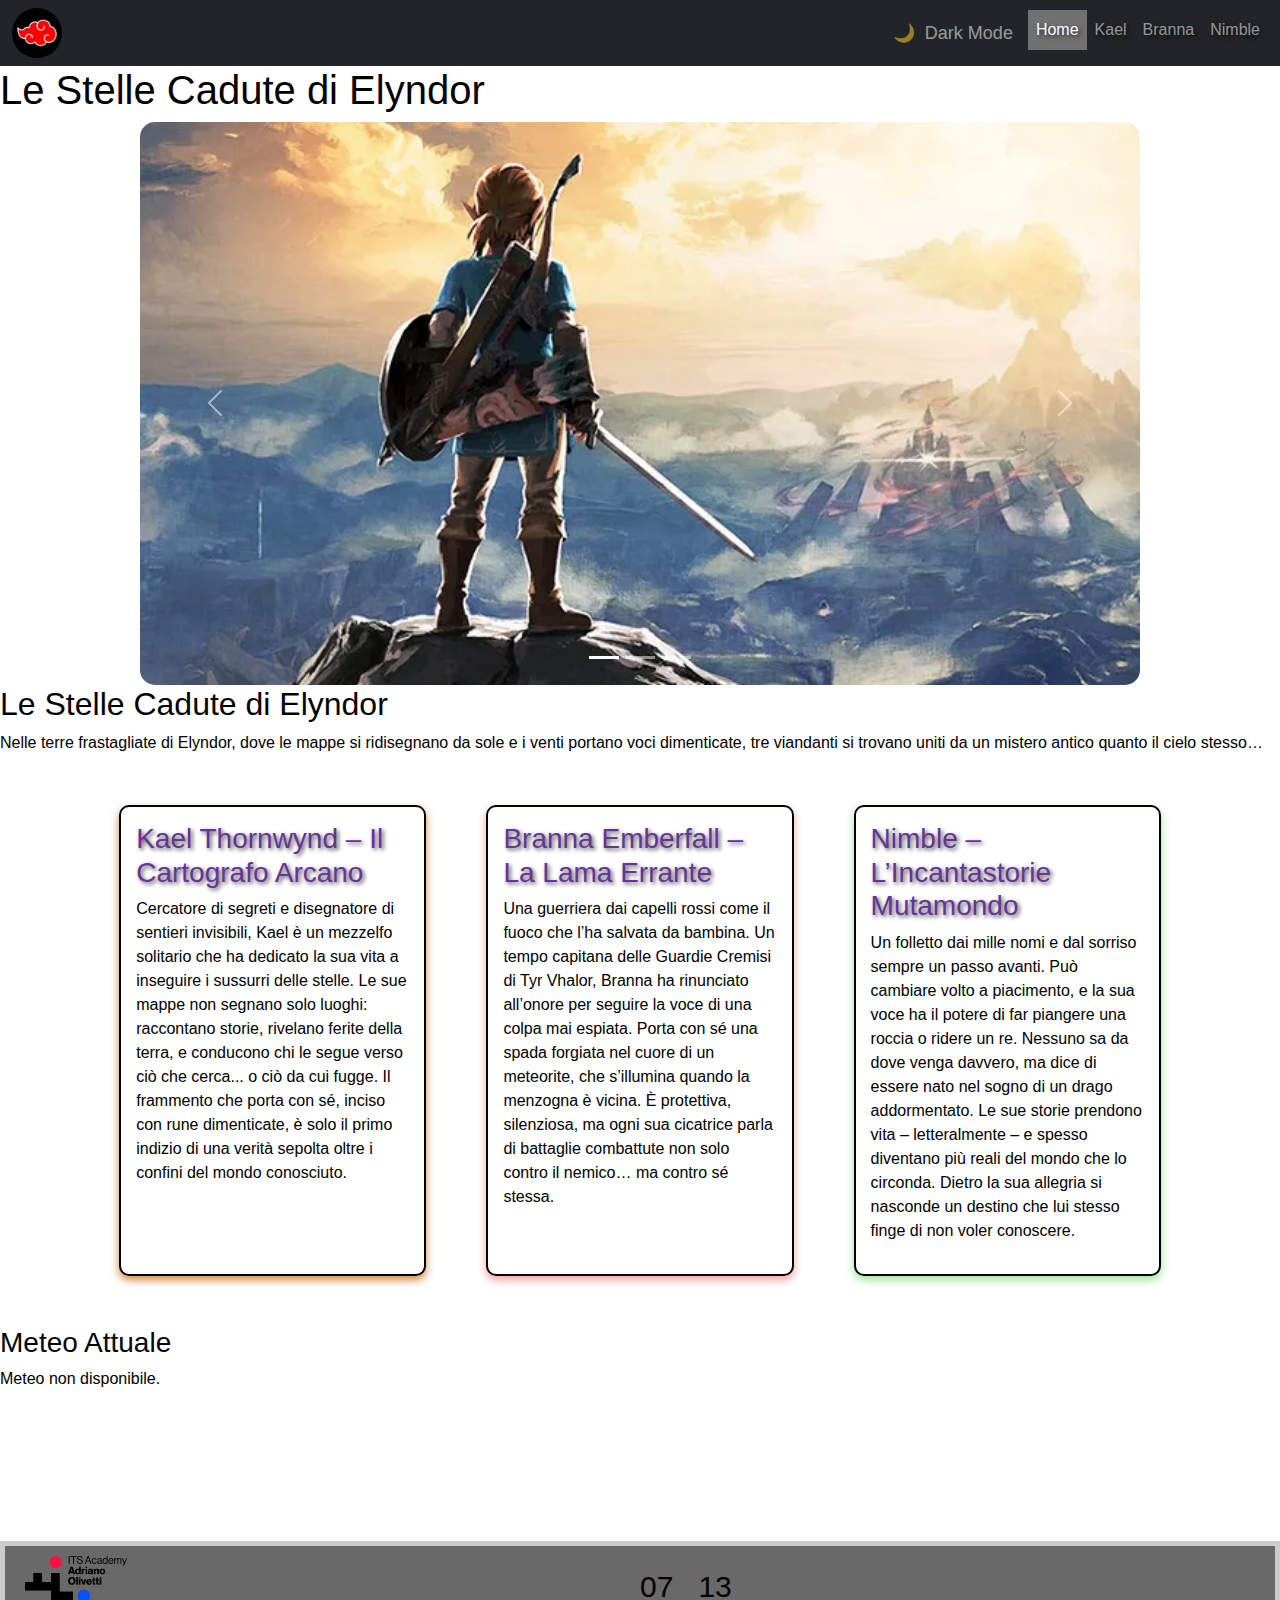
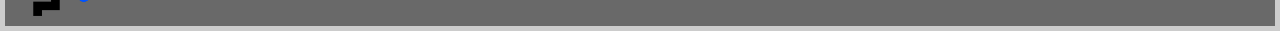
<file: index.html>
<!DOCTYPE html>
<html lang="en">
<head>
    <meta charset="UTF-8">
    <title>Project Work primo anno</title>
    <!-- Bootstrap CSS -->
    <link href="https://cdn.jsdelivr.net/npm/bootstrap@5.3.3/dist/css/bootstrap.min.css" rel="stylesheet">
    <link media="screen" rel="stylesheet" href="style.css">
    <link media="screen" rel="stylesheet" href="member-alice.css">
    <link media="screen" rel="stylesheet" href="member-bob.css">
</head>
<body>

    <header>
        <nav class="navbar navbar-expand-lg navbar-dark bg-dark">
            <div class="container-fluid">
                <img src="Aka.jpeg" style="width: 50px;height: 50px; border-radius: 50%;">

                <!-- Bottone toggle per mobile -->
                <button class="navbar-toggler" type="button" data-bs-toggle="collapse" data-bs-target="#navbarMenu">
                    <span class="navbar-toggler-icon"></span>
                </button>

                <!-- Menu navigazione -->
                <div class="collapse navbar-collapse" id="navbarMenu">
                    <ul class="navbar-nav ms-auto">
                        <li class="nav-item">
                            <button class="dark-mode-toggle" onclick="toggleDarkMode()">
                                <span id="mode-icon">🌙</span>
                                <span id="mode-text">Dark Mode</span>
                            </button>
                        </li>
                        <li class="nav-item">
                            <a class="nav-link active" href="index.html">Home</a>
                        </li>
                        <li class="nav-item">
                            <a class="nav-link" href="KaelThornwynd.html">Kael</a>
                        </li>
                        <li class="nav-item">
                            <a class="nav-link" href="Branna%20Emberfall.html">Branna</a>
                        </li>
                        <li class="nav-item">
                            <a class="nav-link" href="Nimble.html">Nimble</a>
                        </li>
                    </ul>
                </div>
            </div>
        </nav>

        <div class="titolo-progetto">
            <h1>Le Stelle Cadute di Elyndor</h1>
        </div>

    </header>
    <div id="carouselExample" class="carousel slide" data-bs-ride="carousel">
        <div class="carousel-inner">
            <div class="carousel-item active">
                <img src="guerriero.jpeg" class="d-block w-100" alt="Immagine 1">
            </div>
            <div class="carousel-item">
                <img src="img2.jpg" class="d-block w-100" alt="Immagine 2">
            </div>
            <div class="carousel-item">
                <img src="img3.jpeg" class="d-block w-100" alt="Immagine 3">
            </div>
        </div>

        <!-- Pulsanti freccia -->
        <button class="carousel-control-prev" type="button" data-bs-target="#carouselExample" data-bs-slide="prev">
            <span class="carousel-control-prev-icon"></span>
        </button>
        <button class="carousel-control-next" type="button" data-bs-target="#carouselExample" data-bs-slide="next">
            <span class="carousel-control-next-icon"></span>
        </button>

        <!-- Indicatori (pallini sotto) -->
        <div class="carousel-indicators">
            <button type="button" data-bs-target="#carouselExample" data-bs-slide-to="0" class="active"></button>
            <button type="button" data-bs-target="#carouselExample" data-bs-slide-to="1"></button>
            <button type="button" data-bs-target="#carouselExample" data-bs-slide-to="2"></button>
        </div>
    </div>


    <h2>Le Stelle Cadute di Elyndor</h2>
    <p class="introduzione">
        Nelle terre frastagliate di Elyndor, dove le mappe si ridisegnano da sole e i venti portano voci dimenticate,
        tre viandanti si trovano uniti da un mistero antico quanto il cielo stesso…
    </p>

    <section class = "Personaggi">
        <div class="Pg1">
        <a href="KaelThornwynd.html"><h3>Kael Thornwynd – Il Cartografo Arcano</h3></a>
        <p>
            Cercatore di segreti e disegnatore di sentieri invisibili, Kael è un mezzelfo solitario che ha dedicato la sua vita a inseguire i sussurri delle stelle. Le sue mappe non segnano solo luoghi:
            raccontano storie, rivelano ferite della terra, e conducono chi le segue verso ciò che cerca... o ciò da cui fugge.
            Il frammento che porta con sé, inciso con rune dimenticate, è solo il primo indizio di una verità sepolta oltre i confini del mondo conosciuto.
        </p>
        </div>
        <div class="Pg2">
        <a href="Branna%20Emberfall.html"><h3>Branna Emberfall – La Lama Errante</h3></a>
        <p>
            Una guerriera dai capelli rossi come il fuoco che l’ha salvata da bambina.
            Un tempo capitana delle Guardie Cremisi di Tyr Vhalor, Branna ha rinunciato all’onore per seguire la voce di una colpa mai espiata.
            Porta con sé una spada forgiata nel cuore di un meteorite, che s’illumina quando la menzogna è vicina.
            È protettiva, silenziosa, ma ogni sua cicatrice parla di battaglie combattute non solo contro il nemico… ma contro sé stessa.
        </p>
        </div>
        <div class="Pg3">
            <a href="Nimble.html"><h3>Nimble – L’Incantastorie Mutamondo</h3></a>
            <p>
                Un folletto dai mille nomi e dal sorriso sempre un passo avanti.
                Può cambiare volto a piacimento, e la sua voce ha il potere di far piangere una roccia o ridere un re.
                Nessuno sa da dove venga davvero, ma dice di essere nato nel sogno di un drago addormentato. Le sue storie prendono vita – letteralmente – e spesso diventano più reali del mondo che lo circonda.
                Dietro la sua allegria si nasconde un destino che lui stesso finge di non voler conoscere.
            </p>
        </div>
    </section>

    <div class="weather-container">
        <!-- <div id="weather" style="margin-top: 50px; text-align: right;"></div> -->
        <div id="weather">
            <h3>Meteo Attuale</h3>
            <p id="weather-description"></p>
            <p id="temperature"></p>
        </div>
    </div>


</body>
<footer>
    <div class="screen-mode">
        <img src="ITS_academy.png"/>
        <div id="clock">
            <span id="hours"></span>
            <span id="dots">:</span>
            <span id="minutes"></span>
        </div>
    </div>
</footer>

<!-- Bootstrap JS (include anche Popper) -->
<script src="https://cdn.jsdelivr.net/npm/bootstrap@5.3.3/dist/js/bootstrap.bundle.min.js"></script>
<script src="slide.js"></script>
</html>
</file>
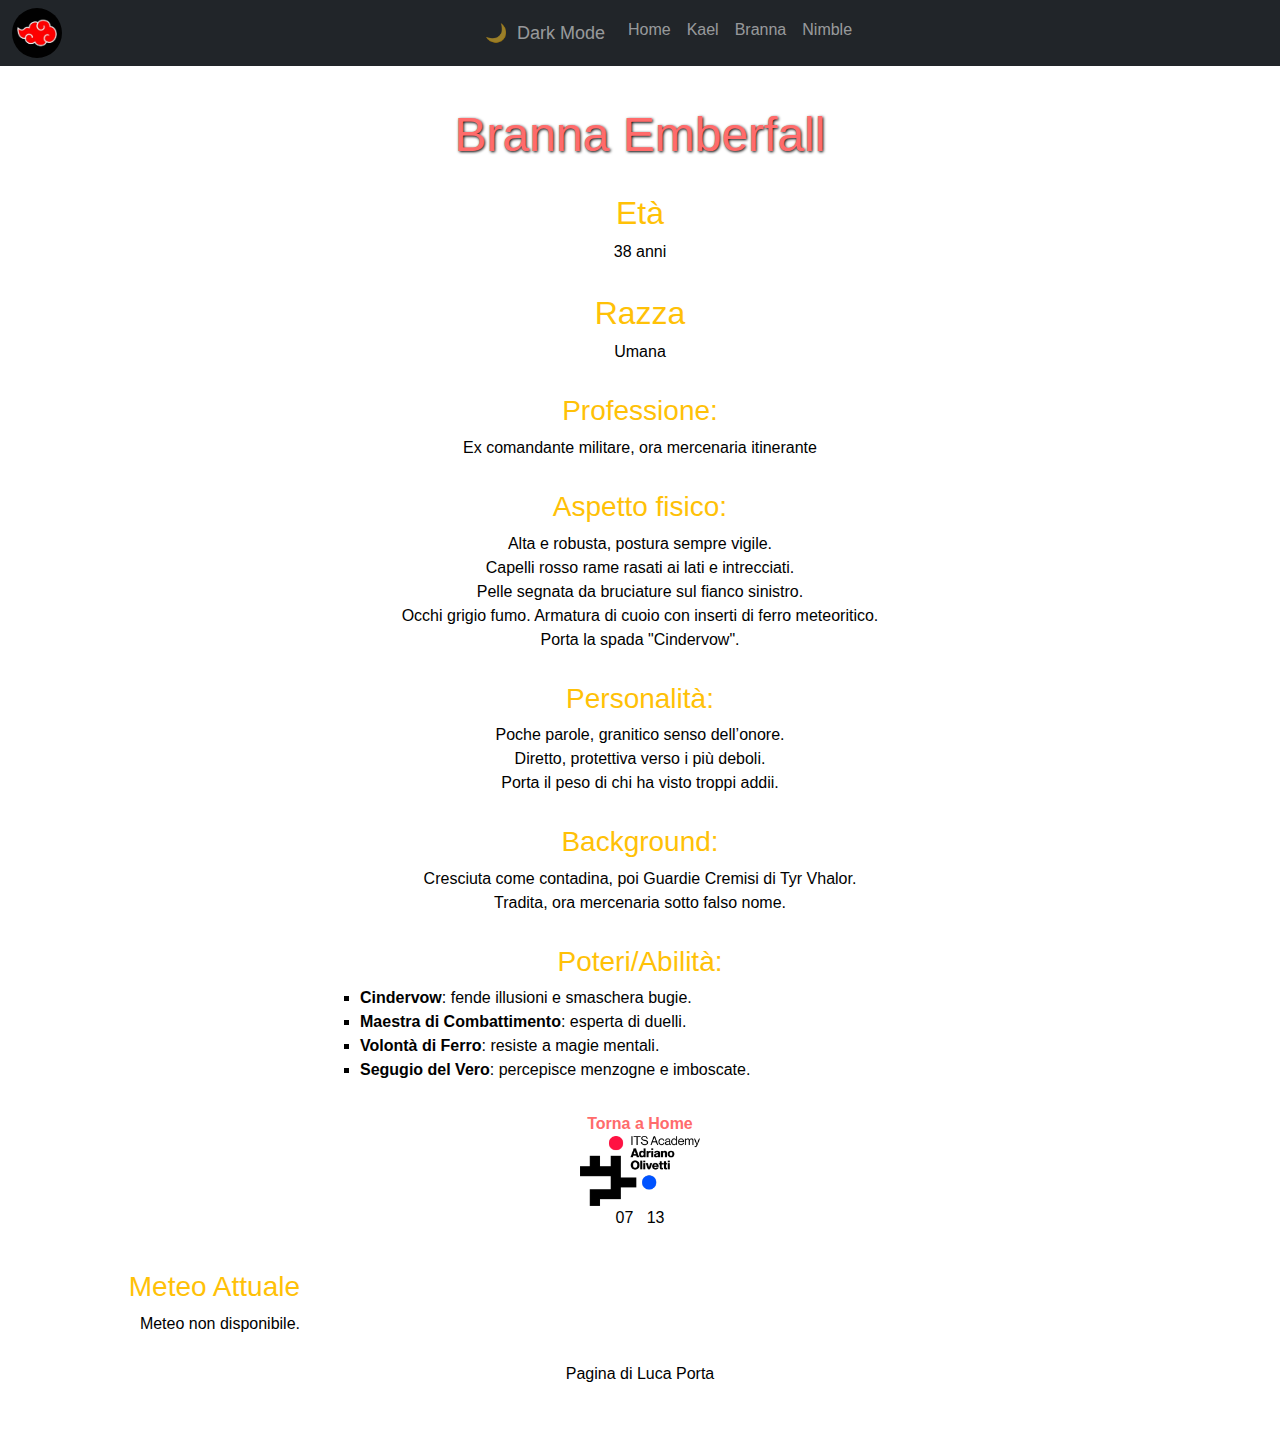
<file: Branna Emberfall.html>
﻿<!DOCTYPE html>
<html lang="it">
<head>
    <meta charset="UTF-8">
    <meta name="viewport" content="width=device-width, initial-scale=1.0">
    <title>Branna Emberfall</title>
    <link href="https://cdn.jsdelivr.net/npm/bootstrap@5.3.2/dist/css/bootstrap.min.css" rel="stylesheet">
    <link rel="stylesheet" href="branna.css">
</head>
<body>
    <header>
        <nav class="navbar navbar-expand-lg navbar-dark bg-dark">
            <div class="container-fluid">
                <img src="Aka.jpeg" alt="Logo" style="width: 50px; height: 50px; border-radius: 50%;">
                <button class="navbar-toggler" type="button" data-bs-toggle="collapse" data-bs-target="#navbarMenu">
                    <span class="navbar-toggler-icon"></span>
                </button>
                <div class="collapse navbar-collapse" id="navbarMenu">
                    <ul class="navbar-nav ms-auto">
                        <li class="nav-item">
                            <button class="dark-mode-toggle" onclick="toggleDarkMode()">
                                <span id="mode-icon">🌙</span>
                                <span id="mode-text">Dark Mode</span>
                            </button>
                        </li>
                        <li class="nav-item"><a class="nav-link" href="index.html">Home</a></li>
                        <li class="nav-item"><a class="nav-link" href="KaelThornwynd.html">Kael</a></li>
                        <li class="nav-item"><a class="nav-link" href="BrannaEmberfall.html">Branna</a></li>
                        <li class="nav-item"><a class="nav-link" href="Nimble.html">Nimble</a></li>
                    </ul>
                </div>
            </div>
        </nav>
    </header>

    <main class="content">
        <h1>Branna Emberfall</h1>
    </div>
        <h2>Età</h2>
        <p>38 anni</p>

        <h2>Razza</h2>
        <p>Umana</p>

        <h3>Professione:</h3>
        <p>Ex comandante militare, ora mercenaria itinerante</p>

        <h3>Aspetto fisico:</h3>
        <p>
            Alta e robusta, postura sempre vigile. <br>
            Capelli rosso rame rasati ai lati e intrecciati. <br>
            Pelle segnata da bruciature sul fianco sinistro. <br>
            Occhi grigio fumo. Armatura di cuoio con inserti di ferro meteoritico. <br>
            Porta la spada "Cindervow".
        </p>

        <h3>Personalità:</h3>
        <p>
            Poche parole, granitico senso dell’onore. <br>
            Diretto, protettiva verso i più deboli. <br>
            Porta il peso di chi ha visto troppi addii.
        </p>

        <h3>Background:</h3>
        <p>
            Cresciuta come contadina, poi Guardie Cremisi di Tyr Vhalor. <br>
            Tradita, ora mercenaria sotto falso nome.
        </p>

        <h3>Poteri/Abilità:</h3>
        <ul>
            <li><strong>Cindervow</strong>: fende illusioni e smaschera bugie.</li>
            <li><strong>Maestra di Combattimento</strong>: esperta di duelli.</li>
            <li><strong>Volontà di Ferro</strong>: resiste a magie mentali.</li>
            <li><strong>Segugio del Vero</strong>: percepisce menzogne e imboscate.</li>
        </ul>

        <a href="index.html" class="btn-back">Torna a Home</a>

        
        
    <footer class="screen-mode">
        <div class="info-container">
            <img src="ITS_academy.png" style="width: 120px;height: 70px;"/>
            <div id="clock">
                <span id="hours"></span>
                <span id="dots">:</span>
                <span id="minutes"></span>
            </div>
            <div class="weather-container">
                <!-- <div id="weather" style="margin-top: 50px; text-align: right;"></div> -->
                <div id="weather">
                    <h3>Meteo Attuale</h3>
                    <p id="weather-description"></p>
                    <p id="temperature"></p>
                </div>
            </div>
        <p>Pagina di Luca Porta</p>
    </footer>
</body>
<script src="https://cdn.jsdelivr.net/npm/bootstrap@5.3.2/dist/js/bootstrap.bundle.min.js"></script>
<script src="branna.js" defer></script>
</html>
</file>
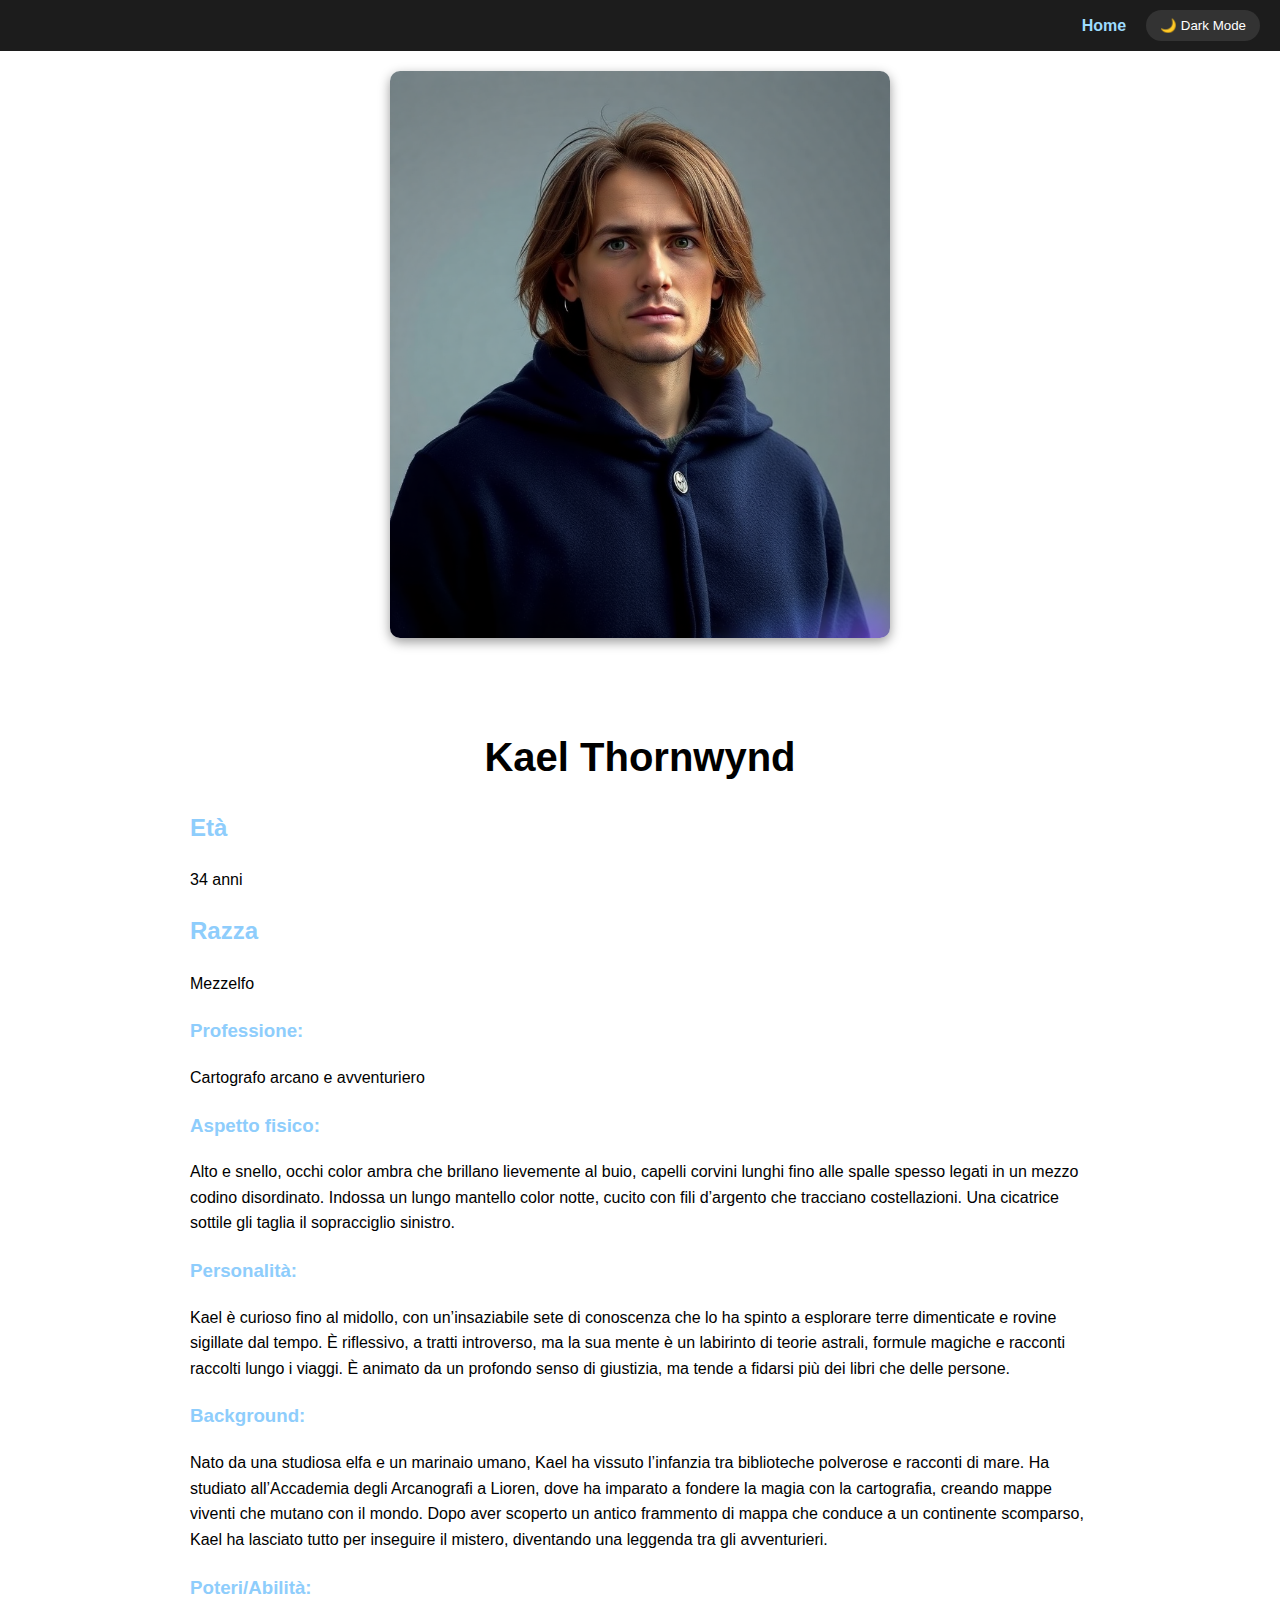
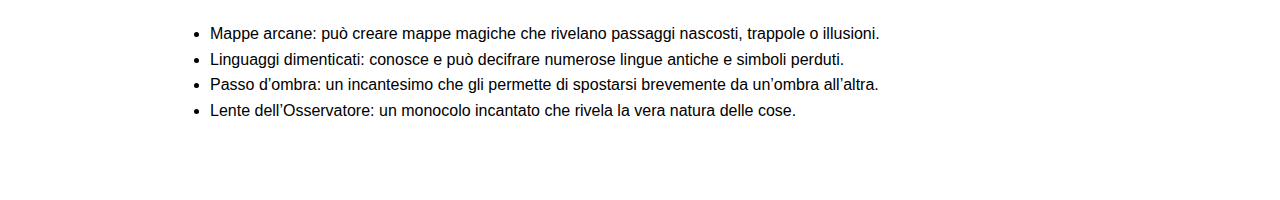
<file: KaelThornwynd.html>
<html lang="en">
<head>
    <meta charset="utf-8" />
    <link media="screen" rel="stylesheet" href="kael.css">
    <title>Kael Thornwynd</title>
</head>
<body>
    <div class="top-bar">
        <a class="home-link" href="index.html">Home</a>
        <button class="dark-mode-toggle" onclick="toggleDarkMode()">
            <span id="mode-icon">🌙</span>
            <span id="mode-text">Dark Mode</span>
        </button>
    </div>

    <div class="image-container">

        <img src="kael.jpeg" alt="Kael" class="character-image">


    </div>

    <div class="character-box">
        <h1>Kael Thornwynd</h1>
        <h2>Età</h2><p>34 anni</p>
        <h2>Razza</h2><p>Mezzelfo</p>

        <h3>Professione:</h3>
        <p>Cartografo arcano e avventuriero</p>

        <h3>Aspetto fisico:</h3>
        <p>
            Alto e snello, occhi color ambra che brillano lievemente al buio, capelli corvini lunghi fino alle spalle spesso legati in un mezzo codino disordinato.
            Indossa un lungo mantello color notte, cucito con fili d’argento che tracciano costellazioni. Una cicatrice sottile gli taglia il sopracciglio sinistro.
        </p>

        <h3>Personalità:</h3>
        <p>
            Kael è curioso fino al midollo, con un’insaziabile sete di conoscenza che lo ha spinto a esplorare terre dimenticate e rovine sigillate dal tempo.
            È riflessivo, a tratti introverso, ma la sua mente è un labirinto di teorie astrali, formule magiche e racconti raccolti lungo i viaggi.
            È animato da un profondo senso di giustizia, ma tende a fidarsi più dei libri che delle persone.
        </p>

        <h3>Background:</h3>
        <p>
            Nato da una studiosa elfa e un marinaio umano, Kael ha vissuto l’infanzia tra biblioteche polverose e racconti di mare.
            Ha studiato all’Accademia degli Arcanografi a Lioren, dove ha imparato a fondere la magia con la cartografia, creando mappe viventi che mutano con il mondo.
            Dopo aver scoperto un antico frammento di mappa che conduce a un continente scomparso, Kael ha lasciato tutto per inseguire il mistero, diventando una leggenda tra gli avventurieri.
        </p>

        <h3>Poteri/Abilità:</h3>
        <ul>
            <li>Mappe arcane: può creare mappe magiche che rivelano passaggi nascosti, trappole o illusioni.</li>
            <li>Linguaggi dimenticati: conosce e può decifrare numerose lingue antiche e simboli perduti.</li>
            <li>Passo d’ombra: un incantesimo che gli permette di spostarsi brevemente da un’ombra all’altra.</li>
            <li>Lente dell’Osservatore: un monocolo incantato che rivela la vera natura delle cose.</li>
</div>

    <script src="https://cdn.jsdelivr.net/npm/bootstrap@5.3.3/dist/js/bootstrap.bundle.min.js"></script>
    <script src="KaelThornwynd.js"></script>
</body>
</html>
</file>
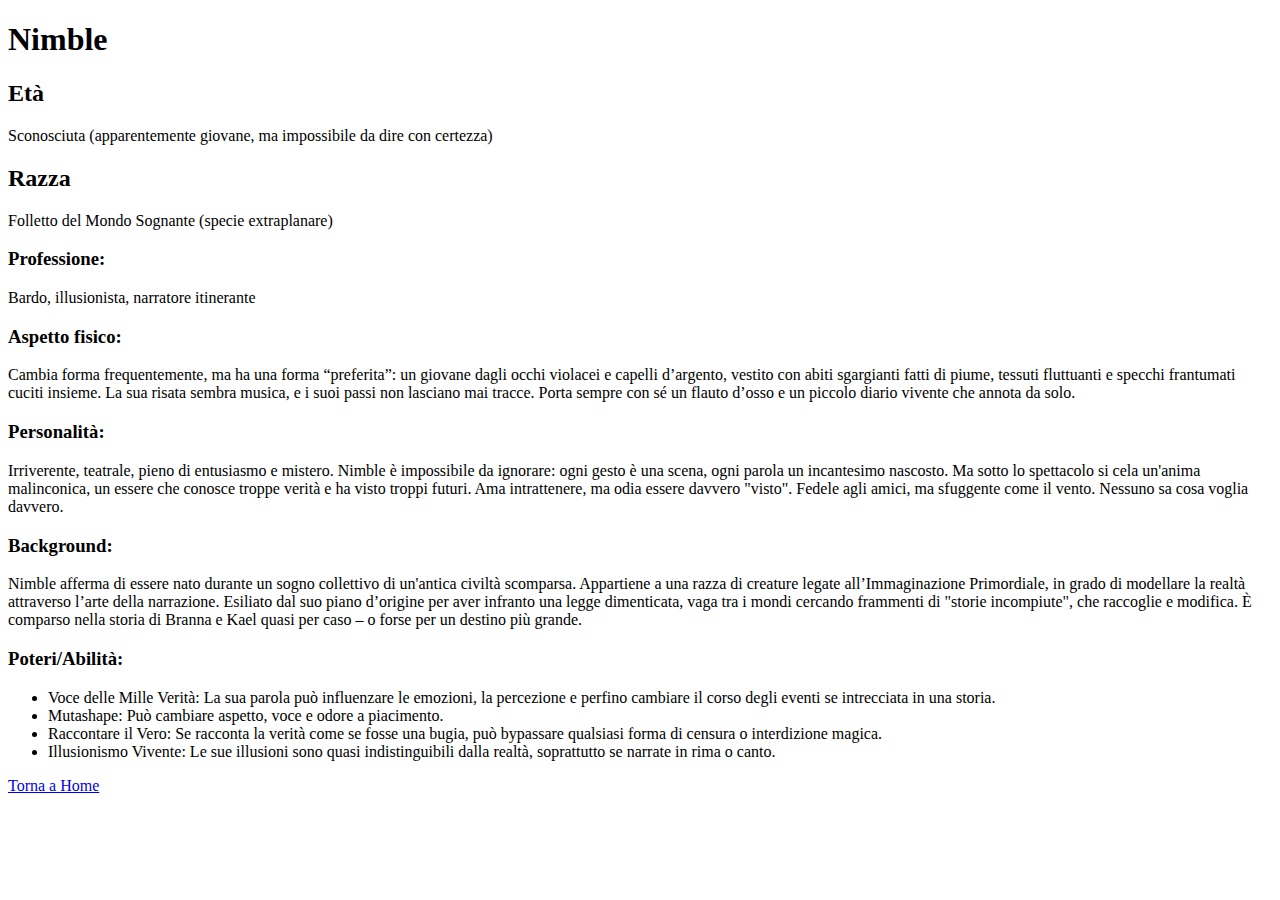
<file: Nimble.html>
﻿<!DOCTYPE html>

<html lang="en" xmlns="http://www.w3.org/1999/xhtml">
<head>
    <meta charset="utf-8" />
    <title></title>
</head>
<body>
    <h1>Nimble</h1>
    <h2 class="Eta">Età</h2><p>Sconosciuta (apparentemente giovane, ma impossibile da dire con certezza)</p>
    <h2 class="Razza">Razza</h2><p>Folletto del Mondo Sognante (specie extraplanare)</p>
    <p> </p>
    <h3>Professione:</h3>
    <p>Bardo, illusionista, narratore itinerante</p>
    <h3>Aspetto fisico:</h3>
    <p>
        Cambia forma frequentemente, ma ha una forma “preferita”: 
        un giovane dagli occhi violacei e capelli d’argento, vestito con abiti sgargianti fatti di piume, tessuti fluttuanti e specchi frantumati cuciti insieme. 
        La sua risata sembra musica, e i suoi passi non lasciano mai tracce. 
        Porta sempre con sé un flauto d’osso e un piccolo diario vivente che annota da solo.
    </p>
    <h3>Personalità:</h3>
    <p>
        Irriverente, teatrale, pieno di entusiasmo e mistero. 
        Nimble è impossibile da ignorare: ogni gesto è una scena, ogni parola un incantesimo nascosto. 
        Ma sotto lo spettacolo si cela un'anima malinconica, un essere che conosce troppe verità e ha visto troppi futuri. 
        Ama intrattenere, ma odia essere davvero "visto". 
        Fedele agli amici, ma sfuggente come il vento. Nessuno sa cosa voglia davvero.
    </p>
    <h3>Background:</h3>
    <p>
        Nimble afferma di essere nato durante un sogno collettivo di un'antica civiltà scomparsa. 
        Appartiene a una razza di creature legate all’Immaginazione Primordiale, in grado di modellare la realtà attraverso l’arte della narrazione. 
        Esiliato dal suo piano d’origine per aver infranto una legge dimenticata, vaga tra i mondi cercando frammenti di "storie incompiute", che raccoglie e modifica. 
        È comparso nella storia di Branna e Kael quasi per caso – o forse per un destino più grande.
    </p>
    <h3>Poteri/Abilità:</h3>
    <ul>
        <li>Voce delle Mille Verità: La sua parola può influenzare le emozioni, 
        la percezione e perfino cambiare il corso degli eventi se intrecciata in una storia.</li>
        <li>Mutashape: Può cambiare aspetto, voce e odore a piacimento.</li>
        <li>Raccontare il Vero: Se racconta la verità come se fosse una bugia, può bypassare qualsiasi forma di censura o interdizione magica.</li>
        <li>Illusionismo Vivente: Le sue illusioni sono quasi indistinguibili dalla realtà, soprattutto se narrate in rima o canto.</li>
    </ul>
    <a href="index.html">Torna a Home</a>
</body>
</html>
</file>
<file: style.css>
* {
    box-sizing: border-box
}


.carousel {
    max-width: 1000px;
    position: relative;
    margin: auto;

}
.carousel-inner {
    border-radius: 15px;
}



#clock {
    position: absolute;
    left: 50%;
    font-size: 3em;
    font-weight: 400;
    background-color: transparent;
    transition: color 0.4s, background-color 0.4s;
    text-align: center;
}

.numbertext {
    color: #f2f2f2;
    font-size: 12px;
    padding: 8px 12px;
    position: absolute;
    top: 0;
}


.dot {
    cursor: pointer;
    height: 15px;
    width: 15px;
    margin: 0 2px;

    border-radius: 50%;
    display: inline-block;
    transition: background-color 0.6s ease;
}

.active, .dot:hover {
    background-color: #717171;
}
.screen-mode {
    /*padding: 25px;
    background-color: dimgray;
    color: black;
    font-size: 10px;
    text-align:center;
    width: 100%;*/
    display: flex;
    align-items: center;       /* centra verticalmente */
    justify-content: space-between; /* separa immagine a sinistra e orologio a destra */

    padding: 10px 20px;
    width: 100%;




}


html, body {
    height: 100%;
    margin: 0;
    padding: 0;

}


body {
    color: black;
    background-color: white;
    transition: color 0.4s, background-color 0.4s;
    font-family: sans-serif;


}

body.dark-mode {
    background-color: #121212;
    color: #f0f0f0;
}
.dark-mode-toggle {
    position:static;
    top: 20px;
    right: 20px;
    padding: 10px 15px;
    background-color: transparent;
    color:#FFFFFF8C;
    border: none;
    border-radius: 5px;
    cursor: pointer;
    font-size: 18px;
    z-index: 1000;
    display: flex;
    align-items: center;
    gap: 10px;
}

.dark-mode-toggle:hover {
    background-color: #555;
}

.content {
    padding: 100px 20px;
    text-align: center;
    width: 100%;
    box-sizing: border-box;
}

.screen-mode img {
    position:relative;
    left: 0;
    margin: 0;
    padding: 0;
    height: 60px;

}
.Personaggi{
    display: flex;
    gap: 60px;
    justify-content: center;
    margin-top: 50px;
    margin-bottom: 50px;
}
.Pg1{
    padding: 0px 15px;
    width: 25%;
    display: flex;
    flex-direction: column;
    border: 2px solid black;
    border-radius: 10px;
    padding: 15px;
    box-shadow: 0 4px 8px rgba(199, 102, 0, 0.8);
}
.Pg2{
    padding: 0px 15px;
    width: 25%;
    display: flex;
    flex-direction: column;
    align-items: center;
    border: 2px solid black;
    border-radius: 10px;
    padding: 15px;
    box-shadow: 0 4px 8px rgba(255, 9, 0, 0.4);
}
.Pg3 {
    padding: 0px 15px;
    width: 25%;
    display: flex;
    flex-direction: column;
    border: 2px solid black;
    border-radius: 10px;
    padding: 15px;
    box-shadow: 0 4px 8px rgba(50, 205, 50, 0.5);
}

.weather-container{
    margin-bottom: 150px;
}
footer {

    padding: 5px 5px;
    font-size: 10px;
    background-color: rgba(128, 128, 128, 0.4); /* grigio semi-trasparente */
    width: 100%;

    bottom: 0;
    left: 0;
    right: 0;
}
a{
    color: rebeccapurple;
    text-shadow: 2px 2px 4px rgba(0, 0, 0, 0.7);
    text-decoration: none;
}
</file>
<file: member-alice.css>
section{
    margin-bottom: 3%;
    margin-top: 3%;
    margin-left: 2%;
    margin-right: 2%;
    font-family: Arial, Helvetica, sans-serif;
    flex: 1;

}
html, body {
    height: 100%;
    margin: 0;
}

body {
    color: black;
    background-color: white;
    transition: color 0.4s, background-color 0.4s;

    font-family: Arial, Helvetica, sans-serif;
}
.wrapper {
    display: flex;
    flex-direction: column;
    min-height: 100vh;
}

body.dark-mode {
    background-color: #121212;
    color: #f0f0f0;
}
.dark-mode-toggle {
    position:static;
    top: 20px;
    right: 20px;
    padding: 10px 15px;
    background-color: transparent;
    color:#FFFFFF8C;
    border: none;
    border-radius: 5px;
    cursor: pointer;
    font-size: 18px;
    z-index: 1000;
    display: flex;
    align-items: center;
    gap: 10px;
}

.dark-mode-toggle:hover {
    background-color: #555;
}
.screen-mode{
    padding-top: 10px;
    background-color: dimgray;
    width: 100%;
    bottom: 0;
    width: 100%;
}
</file>
<file: member-bob.css>
/* Insert here the CSS for the section of the member "bob" */
</file>
<file: branna.css>
/* Insert here the CSS for the section of the member "bob" *//* Regole base */
* {
    box-sizing: border-box;
}

html, body {
    margin: 0;
    padding: 0;
    height: 100%;
    font-family: sans-serif;
    transition: background-color 0.4s, color 0.4s;
    background-color: white;
    color: black;
}

/* Dark mode */
body.dark-mode {
    background-color: #121212;
    color: #f0f0f0;
}
.dark-mode-toggle {
    position:static;
    top: 20px;
    right: 20px;
    padding: 10px 15px;
    background-color: transparent;
    color:#FFFFFF8C;
    border: none;
    border-radius: 5px;
    cursor: pointer;
    font-size: 18px;
    z-index: 10000;
    display: flex;
    align-items: center;
    gap: 10px;
}
body.dark-mode .navbar {
    background-color: #1f1f1f;
}
body.dark-mode .nav-link {
    color: #f0f0f0;
}
body.dark-mode .nav-link:hover {
    color: #bbbbbb;
}

.dark-mode-toggle:hover {
    background-color: #555;
}
body.dark-mode main {
    background-color: #1a1a1a;
    color: #f0f0f0;
}

body.dark-mode .btn-back {
    background-color: #333;
    color: #f0f0f0;
    border: 1px solid #555;
}

body.dark-mode .btn-back:hover {
    background-color: #555;
}
/* Contenuto */
.content {
    padding: 40px 20px;
    text-align: center;
    width: 100%;
    box-sizing: border-box;
}

h1 {
    color: #ff6b6b;
    font-size: 3rem;
    margin-bottom: 20px;
    text-shadow: 1px 1px 3px black;
}

h2, h3 {
    color: #ffc107;
    margin-top: 30px;
}

ul {
    list-style-type: square;
    padding-left: 20px;
    text-align: left;
    max-width: 600px;
    margin: 0 auto;
}

a.btn-back {
    display: inline-block;
    margin-top: 30px;
    text-decoration: none;
    color: #ff6b6b;
    font-weight: bold;
}

a.btn-back:hover {
    color: #ffa726;
}
.weather-container {
    display: flex;
    justify-content: flex-end;
    flex: 1;
    padding-left: 20px;
    max-width: 300px;
}
#weather {
    background-color: rgba(255, 255, 255, 0.1);
    padding: 10px 20px;
    border-radius: 10px;
    text-align: right;
    color: inherit;
}
body.dark-mode #weather {
    background-color: rgba(0, 0, 0, 0.3);
}
footer.footer {
    background-color: dimgray;
    color: black;
    padding: 15px 0;
    width: 100%;
    font-size: 1rem;
    position: relative;
}
.footer-content {
    display: flex;
    justify-content: space-between;
    align-items: center;
    flex-wrap: wrap;
    max-width: 1200px;
    margin: 0 auto;
    padding: 0 20px;
}
.footer-section {
    flex: 1;
    text-align: center;
    padding: 10px;
}
.footer-section.logo img {
    width: 120px;
    height: 70px;
}
.footer-section.clock {
    font-weight: bold;
    font-size: 1.5rem;
}
.footer-section.author {
    font-style: italic;
}
.navbarMenu {
    background-color: #343a40;
    padding: 10px 20px;
    box-shadow: 0 4px 6px rgba(0, 0, 0, 0.2);
}
.navbarMenu .nav-link {
    color: #ffffffcc;
    transition: color 0.3s ease;
}
.navbarMenu .nav-link:hover {
    color: #ffc107;
}
.navbarMenu .dark-mode-toggle {
    border: 1px solid #ffffff66;
    color: #ffffffcc;
    background-color: transparent;
    transition: all 0.3s ease;
}
.navbarMenu .dark-mode-toggle:hover {
    background-color: #555;
    color: #fff;
}
@media (max-width: 768px) {
    h1 {
        font-size: 2.2rem;
    }

    .content {
        padding: 20px 10px;
    }
    .footer-content {
        flex-direction: column;
        gap: 10px;
    }
    .footer-section {
        text-align: center;
    }
        .info-row {
        flex-direction: column;
        align-items: center;
        gap: 20px;
    }
    .weather-container {
        justify-content: center;
        padding-left: 0;
    }
    #weather {
        text-align: center;
    }
}

@media (max-width: 480px) {
    h1 {
        font-size: 1.8rem;
    }

    h2, h3 {
        font-size: 1.4rem;
    }

    p, li, a.btn-back {
        font-size: 1rem;
    }
    .footer-content {
        flex-direction: column;
        gap: 10px;
    }
    .footer-section {
        text-align: center;
    }
        .info-row {
        flex-direction: column;
        align-items: center;
        gap: 20px;
    }
    .weather-container {
        justify-content: center;
        padding-left: 0;
    }
    #weather {
        text-align: center;
    }
}
</file>
<file: kael.css>
/* Reset base */
body {
    margin: 0;
    padding: 0;
    font-family: 'Arial', sans-serif;
    transition: background-color 0.3s, color 0.3s;
}

    /* Modalità chiara */
    body.light-mode {
        background-color: #f0f0f0;
        color: #111;
    }

    /* Modalità scura */
    body.dark-mode {
        background-color: #111;
        color: white;
    }

/* Barra superiore */
.top-bar {
    display: flex;
    justify-content: flex-end;
    align-items: center;
    padding: 10px 20px;
    background-color: #1c1c1c;
    gap: 20px;
}

body.light-mode .top-bar {
    background-color: #e0e0e0;
}

/* Link Home */
.home-link {
    color: #9ddcff;
    text-decoration: none;
    font-weight: bold;
}

body.light-mode .home-link {
    color: #0077cc;
}

.home-link:hover {
    text-decoration: underline;
}

/* Bottone modalità */
.dark-mode-toggle {
    background-color: #333;
    color: white;
    border: none;
    padding: 8px 14px;
    border-radius: 20px;
    cursor: pointer;
    transition: background-color 0.3s, color 0.3s;
}

body.light-mode .dark-mode-toggle {
    background-color: #ccc;
    color: #000;
}

/* Contenitore immagine */
.image-container {
    text-align: center;
    margin-top: 20px;
}

.character-image {
    width: 500px;
    height: auto;
    border-radius: 10px;
    box-shadow: 0 4px 12px rgba(0, 0, 0, 0.4);
}

/* Box descrizione */
.character-box {
    border-radius: 15px;
    padding: 30px;
    margin: 30px auto;
    width: 80%;
    max-width: 900px;
    text-align: left;
    line-height: 1.6;
    transition: background-color 0.3s, color 0.3s;
}

body.dark-mode .character-box {
    background-color: #222;
    color: white;
    box-shadow: 0 4px 20px rgba(0, 0, 0, 0.4);
}

body.light-mode .character-box {
    background-color: #c3c3c3; /* grigio più scuro del bianco */
    color: #111;
    box-shadow: 0 4px 20px rgba(0, 0, 0, 0.4);
}

/* Titoli */
.character-box h1 {
    text-align: center;
    font-size: 2.5rem;
    margin-bottom: 10px;
}

.character-box h2,
.character-box h3 {
    margin-top: 20px;
    color: #8ecdfc;
}

body.light-mode .character-box h2,
body.light-mode .character-box h3 {
    color: #005fa3;
}

/* Lista abilità */
.character-box ul {
    list-style-type: disc;
    padding-left: 20px;
}

/* Responsive */
@media (max-width: 600px) {
    .character-image {
        width: 90%;
    }

    .character-box {
        width: 90%;
        padding: 20px;
    }

    .top-bar {
        flex-direction: column;
        align-items: flex-end;
    }
}
</file>
